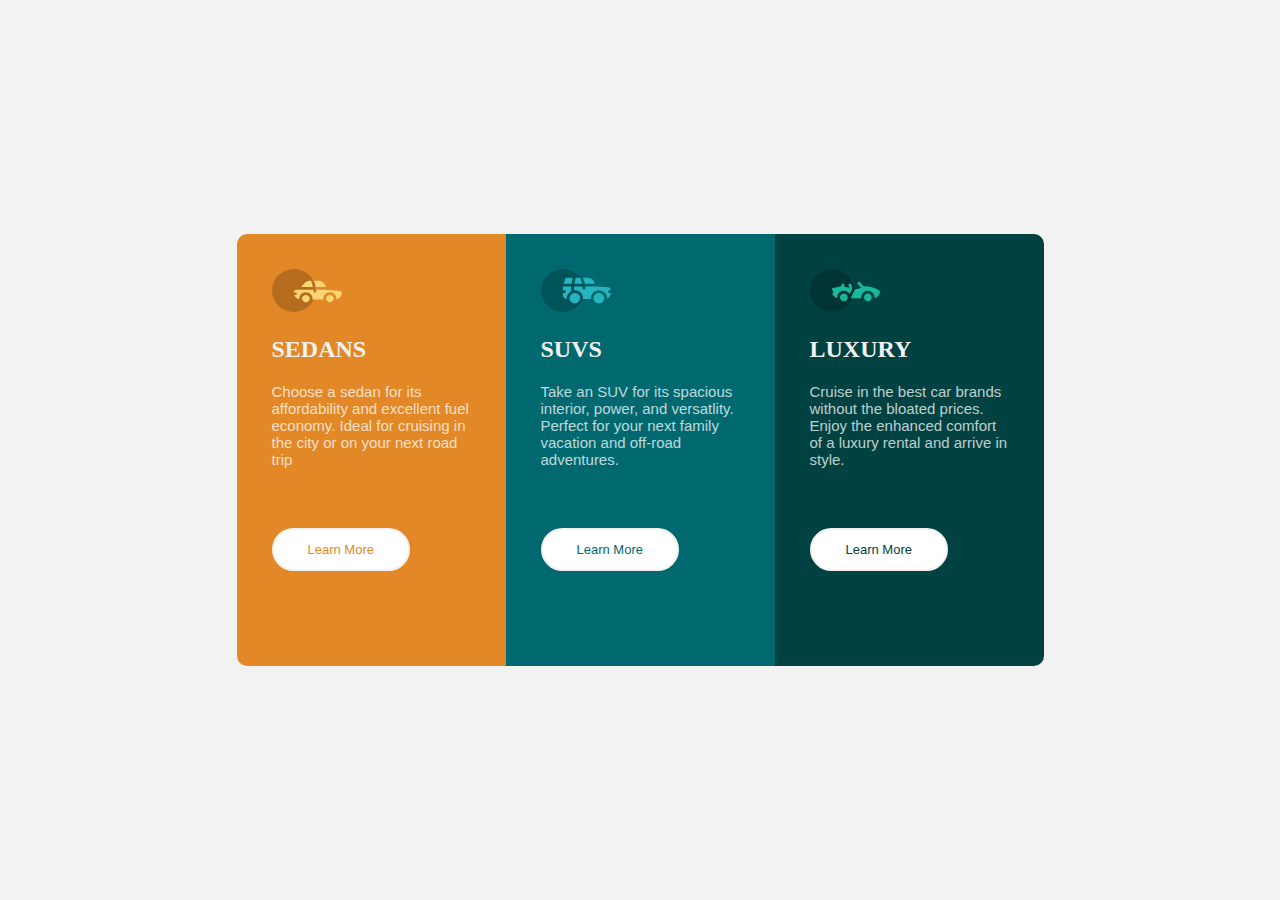
<file: index.html>
<!DOCTYPE html>
<html lang="en">
<head>
    <meta charset="UTF-8">
    <meta http-equiv="X-UA-Compatible" content="IE=edge">
    <meta name="viewport" content="width=device-width, initial-scale=1.0">
    <title>Flexbox</title>
    <link rel="stylesheet" href="style.css">
</head>
<body>
    <main class="box-container">
        <div class="box box1">
            <div class="content">
                <img src="images/icon-sedans.svg" width="70px">
                <h2>SEDANS</h2>
                <p>Choose a sedan for its affordability and excellent fuel
                 economy. Ideal for cruising in the city or on your next
                 road trip
                </p>
                <button class="trans-btn" id="orange">Learn More</button>
            </div>
             
        </div>
        <div class="box box2">
           <div class="content">
            <img src="images/icon-suvs.svg" width="70px">
               <h2>SUVS</h2>
               <p>Take an SUV for its spacious interior, power, and versatlity. Perfect
                  for your next family vacation and off-road adventures.
               </p>
               <button class="trans-btn" id="green">Learn More</button>
            </div>
        </div>
        <div class="box box3">
            <div class="content">
                <img src="images/icon-luxury.svg" width="70px">
                <h2>LUXURY</h2>
                <p>Cruise in the best car brands without the bloated prices. Enjoy the enhanced
                  comfort of a luxury rental and arrive in style.
                </p>
                <button class="trans-btn" id="gren">Learn More</button>
            </div>
        </div>
    </main>
</body>
</html>
</file>
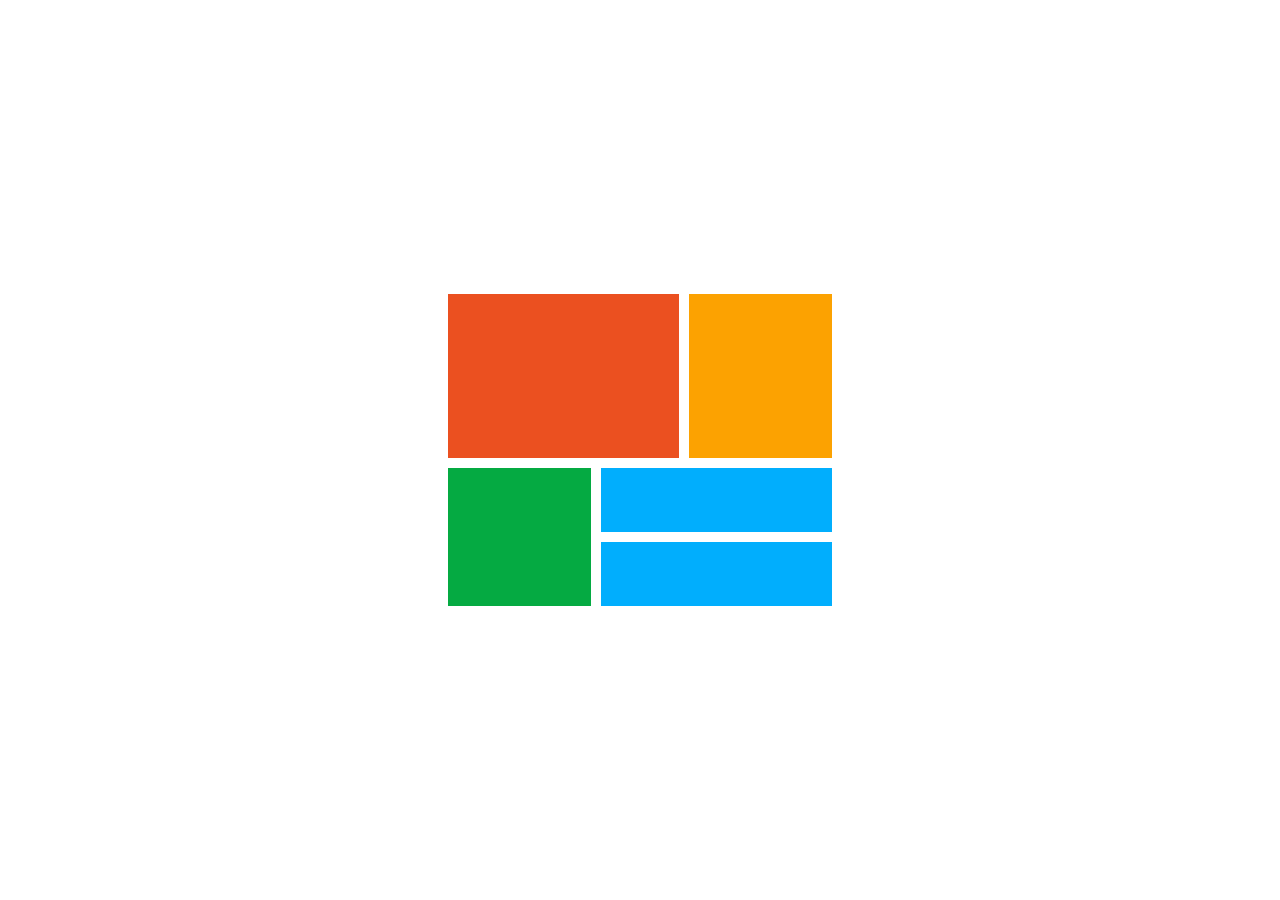
<file: grid.html>
<!DOCTYPE html>
<html lang="en">
<head>
    <meta charset="UTF-8">
    <meta http-equiv="X-UA-Compatible" content="IE=edge">
    <meta name="viewport" content="width=device-width, initial-scale=1.0">
    <title>CSS GRID Page</title>
    <link rel="stylesheet" href="../grid.css">
    <link rel="shortcut icon"  href="./images/favicon-32x32.png" type="image/x-icon">
</head>
    <body>
        <main>
            <div class="A"></div>
            <div class="B"></div>
            <div class="C"></div>
            <div class="D"></div>
            <div class="E"></div>
        </main>
    </body>
</html>
</file>
<file: style.css>
* {
    margin: 0;
    padding: 0;
    box-sizing: border-box;
}

body {
    width: 100%;
    min-height: 100vh;
    display: flex;
    justify-content: center;
    align-content: center;
    background-color: hsl(0, 0%, 95%);
}
.box-container{
    width: 100%;
    max-width: 1440px;
    display: flex;
    justify-content: center;
    align-items: center;
    flex-flow: wrap;
   
    
}
.box{
    width: 269px;
    padding: 15px;
    min-height: 430px;
}
.box1{
    background-color: hsl(31, 77%, 52%);
    border-top-left-radius: 10px;
    border-bottom-left-radius: 10px;
}
.box2{
    background-color: hsl(184, 100%, 22%);
}
.box3{
    background-color: hsl(179, 100%, 13%);
    border-top-right-radius: 10px;
    border-bottom-right-radius: 10px;
}
#orange{
    color: hsl(31, 77%, 52%);
}
#orange:hover{
    color: #fff;
}
#green{
    color: hsl(184, 100%, 22%);
}
#green:hover{
    color: #fff;
}
#gren{
    color: hsl(179, 100%, 13%);
}
#gren:hover{
    color: #fff;
}
.content{
    padding: 20px;
}
h2{
    color: hsl(0, 0%, 95%);
    font-family: 'Big Shoulders Display', cursive;
    font-weight: 700;
    margin: 20px 0;    
}
p{
   color: hsla(0, 0%, 100%, 0.75); 
   font-family: 'Lexend Deca', sans-serif;
   font-weight: 400;
   font-size: 15px;
}

.trans-btn{ 
    margin: 60px 0;
    padding: 12px 34px;
    border: 2px solid hsl(0, 0%, 95%);
    border-radius: 30px;
    text-decoration: none;
    font-size: 13px;
    background-color: white;
    position: relative;
    cursor: pointer;
    font-family: 'Lexend Deca', sans-serif;
    font-weight: 400;
    
}
.trans-btn:hover{
    background:transparent;
    
}
</file>
<file: grid.css>
* {
    margin: 0;
    padding: 0;
}

body {
    background-color: #fff;
    display: flex;
    place-items: center;
    min-height: 100vh;
}

main {
    display: grid;
    grid-template-areas: 
    'a a b'
    'c d d'
    'c e e';
    width: 30%;
    margin: auto;
    gap: 10px;
}

main div {
    padding: 2em;
    text-align: center;
}

.A {
    background-color: #EB5020;
    grid-area: a;
    height: 100px;
}

.B {
    background-color: #FCA201;
    grid-area: b;
}

.C {
    background-color: #05AA42;
    grid-area: c;
}

.D {
    background-color: #01AEFD;
    grid-area: d;
}

.E {
    background-color: #01AEFD;
    grid-area: e;
}
</file>
